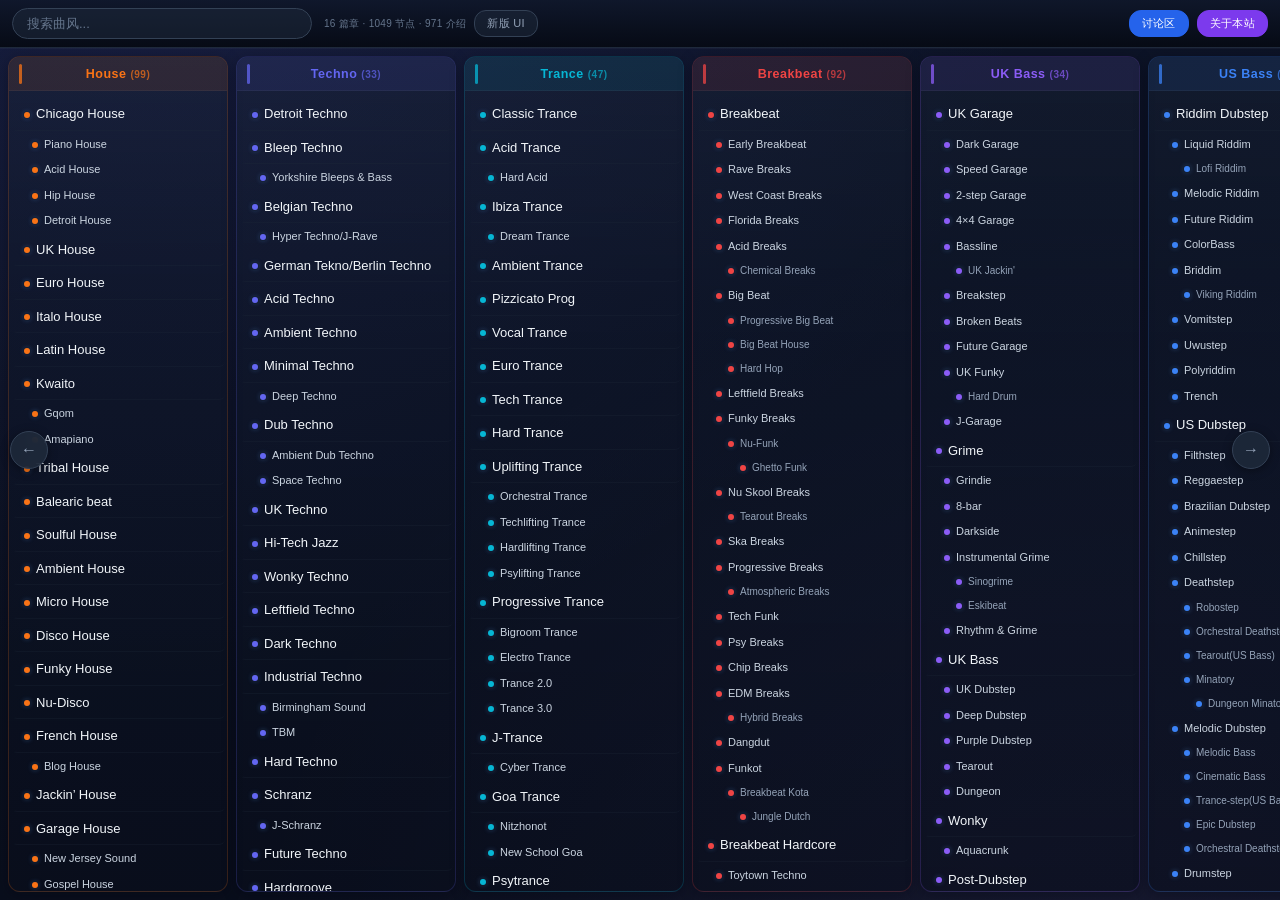
<file: old/index.html>
<!doctype html>
<html lang="zh-CN">
  <head>
    <meta charset="UTF-8" />
    <meta name="msvalidate.01" content="319C3F5F865DED09F6791B8E7B5EB1E1" />
    <meta
      name="viewport"
      content="width=device-width,initial-scale=1.0,user-scalable=yes"
    />
    <title>神秘电子音乐体系</title>
    <meta charset="utf-8">
  <meta name="viewport" content="width=device-width, initial-scale=1">
  <title>电子音乐风格体系｜UK/US Bass、HDM、Hardcore、Trance、Techno、House、Breakbeat｜叶亦苏 Yeisu</title>

  <meta name="description" content="叶亦苏Yeisu电子音乐资源站，整理UK Bass、US Bass、HDM、Hardcore、Trance、Techno、House、Breakbeat等电音风格体系与曲风资料，提供分类导航、曲目与体系解读。music_genre资源站由YeisuQwQ维护。">
  <meta name="keywords" content="电子音乐,电音,风格体系,music_genre,UK Bass,US Bass,HDM,Hardcore,Trance,Techno,House,Breakbeat,叶亦苏,叶亦苏Yeisu,YeisuQwQ,Yeisu">
  <meta name="robots" content="index,follow">

  <link rel="canonical" href="https://genre.yeisu.cn/">

  <meta property="og:type" content="website">
  <meta property="og:site_name" content="叶亦苏Yeisu电子音乐风格体系">
  <meta property="og:title" content="电子音乐风格体系｜UK/US Bass、HDM、Hardcore、Trance、Techno、House、Breakbeat｜Yeisu">
  <meta property="og:description" content="UK Bass、US Bass、HDM、Hardcore、Trance、Techno、House、Breakbeat等电音曲风分类与资源，叶亦苏Yeisu、YeisuQwQ维护。">
  <meta property="og:url" content="https://genre.yeisu.cn/">
  <meta name="twitter:card" content="summary_large_image">
    <meta
      name="description"
      content="神秘电子音乐体系 —— 电子音乐风格/标签互动图谱，16 篇章、上千个曲风节点，点击任意节点查看详细介绍。"
    />
    <meta property="og:title" content="神秘电子音乐体系" />
    <meta
      property="og:description"
      content="电子音乐风格/标签互动图谱，16 篇章、上千个曲风节点，点击任意节点查看详细介绍。"
    />
    <meta property="og:type" content="website" />
    <meta property="og:url" content="https://genre.yeisu.cn/" />
    <link
      rel="icon"
      href="data:image/svg+xml,%3Csvg%20xmlns%3D%27http%3A%2F%2Fwww.w3.org%2F2000%2Fsvg%27%20viewBox%3D%270%200%20100%20100%27%3E%3Ctext%20y%3D%27.9em%27%20font-size%3D%2790%27%3E%F0%9F%A4%94%3C%2Ftext%3E%3C%2Fsvg%3E"
    />
    <link rel="stylesheet" href="style.css" />
  </head>
  <body>
    <header id="topbar">
      <input
        type="text"
        id="search"
        placeholder="搜索曲风..."
        aria-label="搜索曲风"
        autocomplete="off"
        role="combobox"
        aria-autocomplete="list"
        aria-controls="search-results"
        aria-expanded="false"
      />
      <span class="ch-count" id="ch-count"></span>
      <a class="ui-switch" href="../index.html" title="切换到新版界面">新版 UI</a>
      <button id="group-btn">讨论区</button>
      <button id="about-btn">关于本站</button>
      <div id="search-results" role="listbox" aria-label="搜索结果"></div>
    </header>
    <button class="scroll-btn left" title="向左滚动" aria-label="向左滚动">←</button>
    <button class="scroll-btn right" title="向右滚动" aria-label="向右滚动">→</button>
    <div class="swipe-hint" id="swipe-hint">左右滑动浏览篇章</div>
    <main id="wrapper">
      <div id="dim"></div>
      <div id="container"></div>
    </main>

    <div
      id="detail"
      role="dialog"
      aria-labelledby="detail-title"
      aria-label="曲风介绍"
      tabindex="-1"
    >
      <button class="close-btn">×</button>
      <div id="detail-inner"></div>
    </div>

    <div id="about-mask"></div>
    <div id="about-dialog" role="dialog" aria-modal="true" aria-label="关于本站" tabindex="-1">
      <button class="about-close">×</button>
      <div class="about-title">关于本站</div>
      <div class="about-icon">🤔</div>
      <div class="about-icon-note">（不知道用什么图标）</div>
      <div class="about-credit">
        <div>· 资料来源于
          <a
            href="https://www.bilibili.com/video/BV1tusFePEUM/?share_source=copy_web&vd_source=4a668a5ff37aa77ec566058febd2633a"
            target="_blank"
            rel="noopener"
            >【全网最全！1000+个电音风格/标签科普介绍视频丨共计6个小时的电音宇宙漫游指南第四期！】</a
          ></div
        >
        <div class="credit-line">· 如有错误可前往
          <a
            href="https://github.com/YeisuQwQ/music_genre/issues"
            target="_blank"
            rel="noopener"
            >Github提交issues</a
          >
          或QQ：3069309919</div
        >
      </div>
    </div>

    <div id="group-mask"></div>
    <div id="group-dialog" role="dialog" aria-modal="true" aria-label="讨论区" tabindex="-1">
      <button class="group-close">×</button>
      <div class="group-head">
        <div class="group-title">讨论区</div>
      </div>
      <div class="group-body">
        <div class="group-loading" id="group-loading">
          <div class="group-spinner"></div>
          <span>加载中</span>
        </div>
        <div class="giscus"></div>
      </div>
    </div>

    <script src="../data.js" defer></script>
    <script src="app.js" defer></script>
  </body>
</html>
</file>
<file: old/style.css>
* {
        margin: 0;
        padding: 0;
        box-sizing: border-box;
      }
      ::selection {
        background: rgba(96, 165, 250, 0.32);
        color: #fff;
      }
      body {
        background:
          radial-gradient(ellipse at 12% -8%, rgba(99, 102, 241, 0.13), transparent 55%),
          radial-gradient(ellipse at 88% 108%, rgba(167, 139, 250, 0.09), transparent 55%),
          linear-gradient(180deg, #0d1428 0%, #0b1120 45%, #090e1c 100%);
        background-attachment: fixed;
        font-family: "Segoe UI", "Microsoft YaHei", "PingFang SC", sans-serif;
        color: #e2e8f0;
        overflow: hidden;
        height: 100vh;
        height: 100dvh;
      }
      #topbar {
        position: sticky;
        top: 0;
        z-index: 20;
        background: linear-gradient(180deg, rgba(15, 23, 42, 0.92), rgba(6, 10, 20, 0.96));
        padding: 8px 12px;
        border-bottom: 1px solid #1e293b;
        box-shadow: 0 1px 0 rgba(255, 255, 255, 0.03);
        display: flex;
        gap: 8px;
        flex-wrap: wrap;
        align-items: center;
        min-height: 48px;
      }
      #topbar input {
        flex: 1;
        min-width: 140px;
        max-width: 300px;
        padding: 7px 14px;
        border-radius: 20px;
        border: 1px solid #334155;
        background: rgba(30, 41, 59, 0.55);
        color: #e2e8f0;
        font-size: 13px;
        outline: none;
        transition: border-color 0.2s, box-shadow 0.2s, background 0.2s;
      }
      #topbar input::placeholder {
        color: #64748b;
      }
      #topbar input:focus {
        border-color: #60a5fa;
        box-shadow: 0 0 0 3px rgba(96, 165, 250, 0.16);
        background: rgba(30, 41, 59, 0.85);
      }
      #topbar button {
        padding: 5px 12px;
        border: 1px solid #334155;
        border-radius: 12px;
        background: rgba(30, 41, 59, 0.55);
        color: #94a3b8;
        cursor: pointer;
        font-size: 11px;
        letter-spacing: 0.3px;
        white-space: nowrap;
        transition: background 0.15s, color 0.15s, border-color 0.15s;
      }
      #topbar .ui-switch {
        padding: 5px 12px;
        border: 1px solid #334155;
        border-radius: 12px;
        background: rgba(30, 41, 59, 0.55);
        color: #94a3b8;
        font-size: 11px;
        letter-spacing: 0.3px;
        white-space: nowrap;
        text-decoration: none;
        transition: background 0.15s, color 0.15s, border-color 0.15s;
      }
      #topbar .ui-switch:hover {
        background: rgba(51, 65, 85, 0.85);
        border-color: #475569;
        color: #fff;
      }
      .sr-item .sr-alias {
        flex-shrink: 0;
        margin-left: auto;
        padding-right: 8px;
        font-size: 10px;
        color: #64748b;
      }
      #topbar button:hover {
        background: rgba(51, 65, 85, 0.85);
        border-color: #475569;
        color: #fff;
      }
      #topbar button.on {
        background: linear-gradient(135deg, rgba(96, 165, 250, 0.28), rgba(129, 140, 248, 0.28));
        border-color: #60a5fa;
        color: #fff;
      }
      #topbar .ch-count {
        font-size: 10px;
        color: #64748b;
        margin-left: 4px;
        font-variant-numeric: tabular-nums;
        letter-spacing: 0.3px;
      }
      #search-results {
        position: absolute;
        display: none;
        top: calc(100% + 6px);
        left: 12px;
        right: 12px;
        max-height: 320px;
        overflow-y: auto;
        background: linear-gradient(180deg, rgba(15, 23, 42, 0.98), rgba(9, 14, 28, 0.98));
        border: 1px solid #334155;
        border-radius: 12px;
        box-shadow: 0 14px 36px rgba(0, 0, 0, 0.5);
        padding: 6px;
        z-index: 40;
        scrollbar-width: thin;
        scrollbar-color: #334155 transparent;
      }
      .sr-item {
        display: flex;
        justify-content: space-between;
        align-items: center;
        gap: 10px;
        padding: 8px 10px;
        border-radius: 8px;
        cursor: pointer;
        font-size: 12px;
        color: #cbd5e1;
        transition: background 0.12s;
      }
      .sr-item:hover {
        background: rgba(51, 65, 85, 0.7);
        color: #fff;
      }
      .sr-item[aria-selected="true"] {
        background: rgba(51, 65, 85, 0.7);
        color: #fff;
        box-shadow: inset 2px 0 0 #60a5fa;
      }
      .sr-item .sr-name {
        white-space: nowrap;
        overflow: hidden;
        text-overflow: ellipsis;
      }
      .sr-item .sr-name mark {
        background: rgba(96, 165, 250, 0.35);
        color: #fff;
        border-radius: 2px;
        padding: 0 1px;
      }
      .sr-item .sr-chap {
        flex-shrink: 0;
        font-size: 10px;
        color: #94a3b8;
        padding: 2px 8px;
        border-radius: 8px;
        background: rgba(148, 163, 184, 0.14);
      }
      .sr-empty {
        padding: 10px;
        font-size: 11px;
        color: #64748b;
        text-align: center;
      }
      .sr-divider {
        padding: 6px 10px 4px;
        font-size: 10px;
        color: #64748b;
        letter-spacing: 0.5px;
        border-top: 1px solid #33415566;
        margin-top: 4px;
      }
      #wrapper {
        display: flex;
        height: calc(100vh - 48px);
        height: calc(100dvh - 48px);
        overflow: hidden;
      }
      #container {
        display: flex;
        flex-wrap: nowrap;
        overflow-x: auto;
        overflow-y: hidden;
        padding: 8px;
        gap: 8px;
        flex: 1;
        scroll-behavior: smooth;
        scrollbar-width: thin;
        scrollbar-color: #334155 #0b1120;
        -webkit-overflow-scrolling: touch;
      }
      #container::-webkit-scrollbar {
        height: 8px;
      }
      #container::-webkit-scrollbar-track {
        background: transparent;
      }
      #container::-webkit-scrollbar-thumb {
        background: #334155;
        border-radius: 4px;
        border: 2px solid transparent;
        background-clip: padding-box;
      }
      #container::-webkit-scrollbar-thumb:hover {
        background: #475569;
        background-clip: padding-box;
        border: 2px solid transparent;
      }
      .scroll-btn {
        position: fixed;
        top: 50%;
        transform: translateY(-50%);
        z-index: 25;
        width: 38px;
        height: 38px;
        border-radius: 50%;
        background: rgba(30, 41, 59, 0.88);
        border: 1px solid #334155;
        color: #94a3b8;
        font-size: 16px;
        cursor: pointer;
        display: flex;
        align-items: center;
        justify-content: center;
        transition: all 0.2s;
        box-shadow: 0 2px 10px rgba(0, 0, 0, 0.35);
        backdrop-filter: blur(8px);
      }
      .scroll-btn:hover {
        background: #334155;
        border-color: #475569;
        color: #fff;
        transform: translateY(-50%) scale(1.06);
      }
      .scroll-btn.left {
        left: 10px;
      }
      .scroll-btn.right {
        right: 10px;
      }
      .col {
        flex: 0 0 auto;
        min-width: 200px;
        max-width: 320px;
        display: flex;
        flex-direction: column;
        border-radius: 12px;
        overflow: hidden;
        background: linear-gradient(180deg, rgba(30, 41, 59, 0.34), rgba(15, 23, 42, 0.5) 30%, rgba(9, 14, 28, 0.55));
        border: 1px solid #1e293b;
        box-shadow: 0 3px 14px rgba(2, 6, 18, 0.35);
        opacity: 0;
        transform: translateY(14px);
        transition:
          opacity 0.5s cubic-bezier(0.22, 1, 0.36, 1) var(--in-d, 0ms),
          transform 0.5s cubic-bezier(0.22, 1, 0.36, 1) var(--in-d, 0ms),
          border-color 0.2s,
          box-shadow 0.2s;
      }
      #container.in .col {
        opacity: 1;
        transform: none;
      }
      .col:hover {
        border-color: #334155;
        box-shadow: 0 4px 18px rgba(2, 6, 18, 0.5);
      }
      .col-head {
        position: relative;
        padding: 10px 12px;
        font-size: 12.5px;
        font-weight: 700;
        text-align: center;
        color: #fff;
        border-radius: 11px 11px 0 0;
        cursor: pointer;
        letter-spacing: 0.5px;
        white-space: nowrap;
        overflow: hidden;
        text-overflow: ellipsis;
        transition: filter 0.15s;
        box-shadow: inset 0 -1px 0 rgba(255, 255, 255, 0.04);
      }
      .col-head::before {
        content: "";
        position: absolute;
        left: 10px;
        top: 22%;
        bottom: 22%;
        width: 3px;
        border-radius: 2px;
        background: currentColor;
        opacity: 0.75;
      }
      .col-head:hover {
        filter: brightness(1.18);
      }
      .col-body {
        flex: 1;
        min-height: 0;
        overflow-y: auto;
        overflow-x: hidden;
        padding: 6px 0 30px 0;
        scrollbar-width: thin;
        scrollbar-color: #334155 transparent;
      }
      .col-body::-webkit-scrollbar {
        width: 4px;
      }
      .col-body::-webkit-scrollbar-thumb {
        background: #33415566;
        border-radius: 2px;
      }
      .node {
        display: block;
        padding: 4px 8px;
        margin: 1px 2px;
        border-radius: 6px;
        font-size: 11px;
        cursor: pointer;
        color: #cbd5e1;
        border-left: 3px solid transparent;
        transition: background 0.12s, color 0.12s, transform 0.12s, border-left-color 0.12s;
        white-space: nowrap;
        overflow: hidden;
        text-overflow: ellipsis;
        line-height: 1.5;
      }
      .node:hover {
        background: rgba(30, 41, 59, 0.6);
        color: #fff;
        transform: translateX(2px);
      }
      .node.sel {
        background: rgba(59, 130, 246, 0.16);
        color: #fff;
        border-left-color: #60a5fa;
        box-shadow: inset 0 0 0 1px rgba(96, 165, 250, 0.22);
      }
      .node.l0 {
        font-weight: 700;
        font-size: 13px;
        padding: 6px 10px;
        color: #f1f5f9;
        border-bottom: 1px solid #1e293b44;
      }
      .node.l1 {
        font-size: 11px;
        padding-left: 18px;
      }
      .node.l2 {
        font-size: 10px;
        padding-left: 30px;
        color: #94a3b8;
      }
      .node.l3 {
        font-size: 10px;
        padding-left: 42px;
        color: #94a3b8;
      }
      .node.l4 {
        font-size: 9px;
        padding-left: 54px;
        color: #64748b;
      }
      .node .dot {
        display: inline-block;
        width: 6px;
        height: 6px;
        border-radius: 50%;
        margin-right: 6px;
        vertical-align: middle;
        flex-shrink: 0;
        box-shadow: 0 0 0 1px rgba(0, 0, 0, 0.35);
      }
      .node.has-desc .dot {
        box-shadow: 0 0 5px rgba(96, 165, 250, 0.4), 0 0 0 1px rgba(0, 0, 0, 0.35);
      }
      .node.has-desc {
        font-weight: 500;
      }
      #detail {
        position: fixed;
        bottom: 0;
        left: 0;
        right: 0;
        z-index: 30;
        background: linear-gradient(180deg, rgba(15, 23, 42, 0.97), rgba(9, 14, 28, 0.97));
        backdrop-filter: blur(16px);
        border-radius: 14px 14px 0 0;
        max-height: 55vh;
        overflow-y: auto;
        padding: 16px;
        opacity: 0;
        transform: translateY(40px);
        pointer-events: none;
        transition: transform 0.3s cubic-bezier(0.22, 1, 0.36, 1), opacity 0.26s ease;
        box-shadow: 0 -8px 32px rgba(0, 0, 0, 0.55);
      }
      #detail.show {
        opacity: 1;
        transform: translateY(0);
        pointer-events: auto;
      }
      #detail .close-btn {
        position: absolute;
        top: 12px;
        right: 14px;
      }
      #detail h2 {
        font-size: 18px;
        color: #60a5fa;
        margin-bottom: 4px;
        padding-right: 30px;
        letter-spacing: 0.3px;
      }
      #detail .chap {
        display: inline-block;
        padding: 3px 10px;
        border-radius: 12px;
        font-size: 11px;
        margin-bottom: 8px;
        font-weight: 500;
      }
      #detail .desc {
        font-size: 12.5px;
        line-height: 1.85;
        color: #cbd5e1;
        margin: 10px 0;
        text-align: justify;
      }
      #detail .aka {
        font-size: 11px;
        color: #94a3b8;
        margin: 2px 0;
      }
      #detail .rels {
        margin-top: 10px;
        padding-top: 10px;
        border-top: 1px solid #1e293b;
      }
      #detail .rel-title {
        font-size: 11px;
        font-weight: 600;
        margin: 6px 0 3px;
      }
      #detail .tag {
        display: inline-block;
        padding: 3px 10px;
        border-radius: 8px;
        margin: 2px 4px 2px 0;
        font-size: 10px;
        line-height: 1.4;
        letter-spacing: 0.2px;
      }
      #detail .tag.up {
        background: #f8717122;
        border: 1px solid #f8717166;
        color: #f87171;
      }
      #detail .tag.down {
        background: #4ade8022;
        border: 1px solid #4ade8066;
        color: #4ade80;
      }
      #detail .tag.aka {
        background: #a78bfa22;
        border: 1px solid #a78bfa66;
        color: #a78bfa;
      }
      #detail .tag.rel {
        background: #fb923c22;
        border: 1px solid #fb923c66;
        color: #fb923c;
      }
      #detail .ex-title {
        font-size: 11px;
        font-weight: 600;
        color: #94a3b8;
        margin-top: 8px;
      }
      #detail .ex-item {
        font-size: 10px;
        color: #64748b;
        margin: 2px 0;
        padding-left: 12px;
      }
      #detail .no-desc {
        color: #64748b;
        font-style: italic;
        font-size: 12px;
      }
      #detail .xref-note {
        font-size: 10px;
        color: #64748b;
        margin-top: 4px;
        font-style: italic;
      }
      #topbar #group-btn {
        margin-left: auto;
        background: #2563eb;
        border-color: #2563eb;
        color: #fff;
      }
      #topbar #group-btn:hover {
        background: #3b82f6;
        border-color: #3b82f6;
        color: #fff;
      }
      #topbar #about-btn {
        background: #7c3aed;
        border-color: #7c3aed;
        color: #fff;
      }
      #topbar #about-btn:hover {
        background: #8b5cf6;
        border-color: #8b5cf6;
        color: #fff;
      }
      #about-mask {
        position: fixed;
        inset: 0;
        z-index: 50;
        background: rgba(2, 6, 18, 0.55);
        backdrop-filter: blur(6px);
        opacity: 0;
        pointer-events: none;
        transition: opacity 0.25s ease;
      }
      #about-mask.show {
        opacity: 1;
        pointer-events: auto;
      }
      #about-dialog {
        position: fixed;
        z-index: 51;
        top: 50%;
        left: 50%;
        width: min(440px, calc(100vw - 48px));
        transform: translate(-50%, -46%) scale(0.96);
        background: linear-gradient(180deg, rgba(15, 23, 42, 0.98), rgba(9, 14, 28, 0.98));
        border: 1px solid #334155;
        border-radius: 14px;
        padding: 22px;
        box-shadow: 0 18px 50px rgba(0, 0, 0, 0.55);
        opacity: 0;
        pointer-events: none;
        transition:
          opacity 0.25s ease,
          transform 0.25s cubic-bezier(0.22, 1, 0.36, 1);
        color: #cbd5e1;
      }
      #about-dialog.show {
        opacity: 1;
        pointer-events: auto;
        transform: translate(-50%, -50%) scale(1);
      }
      #about-dialog .about-close {
        position: absolute;
        top: 10px;
        right: 12px;
        padding: 4px 8px;
        z-index: 5;
        font-size: 20px;
      }
      #about-dialog .about-title {
        font-size: 18px;
        font-weight: 700;
        letter-spacing: 0.5px;
        margin-bottom: 10px;
        background: linear-gradient(135deg, #60a5fa, #a78bfa);
        -webkit-background-clip: text;
        background-clip: text;
        color: transparent;
      }
      #about-dialog .about-icon {
        text-align: center;
        font-size: 56px;
        line-height: 1;
        margin: 10px 0 6px;
      }
      #about-dialog .about-icon-note {
        text-align: center;
        font-size: 11px;
        color: #64748b;
        margin-bottom: 14px;
      }
      #about-dialog .about-credit {
        margin-top: 14px;
        padding-top: 12px;
        border-top: 1px solid #1e293b;
        font-size: 11px;
        line-height: 1.85;
        color: #94a3b8;
      }
      #about-dialog .about-credit .credit-line {
        margin-top: 4px;
      }
      #about-dialog a {
        color: #60a5fa;
        text-decoration: none;
      }
      #about-dialog a:hover {
        color: #93c5fd;
        text-decoration: underline;
      }
      #group-mask {
        position: fixed;
        inset: 0;
        z-index: 55;
        background: rgba(2, 6, 18, 0.55);
        backdrop-filter: blur(6px);
        opacity: 0;
        pointer-events: none;
        transition: opacity 0.25s ease;
      }
      #group-mask.show {
        opacity: 1;
        pointer-events: auto;
      }
      #group-dialog {
        position: fixed;
        z-index: 56;
        top: 50%;
        left: 50%;
        width: min(760px, calc(100vw - 40px));
        height: min(82vh, 720px);
        height: min(82dvh, 720px);
        transform: translate(-50%, -46%) scale(0.96);
        display: flex;
        flex-direction: column;
        background: linear-gradient(180deg, rgba(15, 23, 42, 0.98), rgba(9, 14, 28, 0.98));
        border: 1px solid #334155;
        border-radius: 14px;
        padding: 16px 18px 18px;
        box-shadow: 0 18px 50px rgba(0, 0, 0, 0.55);
        opacity: 0;
        pointer-events: none;
        transition:
          opacity 0.25s ease,
          transform 0.25s cubic-bezier(0.22, 1, 0.36, 1);
        color: #cbd5e1;
      }
      #group-dialog.show {
        opacity: 1;
        pointer-events: auto;
        transform: translate(-50%, -50%) scale(1);
      }
      #group-dialog .group-close {
        position: absolute;
        top: 10px;
        right: 12px;
        padding: 4px 8px;
        z-index: 5;
        font-size: 20px;
      }
      #group-dialog .group-title {
        font-size: 18px;
        font-weight: 700;
        letter-spacing: 0.5px;
        padding-right: 30px;
        background: linear-gradient(135deg, #60a5fa, #a78bfa);
        -webkit-background-clip: text;
        background-clip: text;
        color: transparent;
      }
      #group-dialog .group-head {
        display: flex;
        align-items: center;
        gap: 10px;
        margin-bottom: 10px;
      }
      #group-dialog .group-body {
        flex: 1;
        min-height: 0;
        overflow-y: auto;
        padding-right: 2px;
        scrollbar-width: thin;
        scrollbar-color: #334155 transparent;
      }
      #group-dialog .group-loading {
        display: flex;
        align-items: center;
        justify-content: center;
        gap: 10px;
        padding: 48px 0;
        color: #94a3b8;
        font-size: 13px;
        letter-spacing: 0.5px;
      }
      #group-dialog .group-spinner {
        width: 22px;
        height: 22px;
        border-radius: 50%;
        border: 3px solid #334155;
        border-top-color: #60a5fa;
        animation: group-spin 0.8s linear infinite;
      }
      @keyframes group-spin {
        to {
          transform: rotate(360deg);
        }
      }
      #group-dialog .giscus {
        width: 100%;
      }
      .swipe-hint {
        display: none;
        position: fixed;
        bottom: 80px;
        left: 50%;
        transform: translateX(-50%);
        z-index: 20;
        background: #1e293bee;
        backdrop-filter: blur(8px);
        color: #94a3b8;
        font-size: 11px;
        padding: 6px 16px;
        border-radius: 20px;
        border: 1px solid #334155;
        pointer-events: none;
        transition: opacity 0.5s;
      }
      @media (max-width: 480px) {
        #group-dialog {
          width: calc(100vw - 24px);
          height: min(84dvh, 720px);
          padding: 14px 14px 16px;
        }
      }
      .close-btn,
      .about-close,
      .group-close {
        background: none;
        border: none;
        color: #94a3b8;
        font-size: 22px;
        cursor: pointer;
        padding: 4px 8px;
        z-index: 5;
        line-height: 1;
      }
      .close-btn:hover,
      .about-close:hover,
      .group-close:hover {
        color: #fff;
      }
      @media (min-width: 769px) {
        .col {
          min-width: 220px;
          max-width: 360px;
        }
        .node {
          font-size: 11.5px;
        }
        #detail {
          left: auto;
          width: 420px;
          right: 0;
          top: 0;
          bottom: 0;
          max-height: 100vh;
          border-radius: 0;
          opacity: 0;
          transform: translateX(48px);
          padding: 20px;
          background:
            linear-gradient(90deg, #60a5fa, #818cf8, #a78bfa) 0 0 / 3px 100% no-repeat,
            linear-gradient(180deg, rgba(15, 23, 42, 0.97), rgba(9, 14, 28, 0.97));
        }
        #detail.show {
          opacity: 1;
          transform: translateX(0);
        }
      }
      @media (max-width: 768px) {
        .scroll-btn {
          display: none;
        }
        body {
          overflow: hidden;
          position: fixed;
          width: 100%;
        }
        #topbar {
          padding: 6px 8px;
          gap: 4px;
          min-height: 42px;
        }
        #topbar input {
          font-size: 12px;
          padding: 5px 10px;
          min-width: 100px;
          max-width: 180px;
        }
        #topbar button {
          font-size: 10px;
          padding: 4px 7px;
        }
        #wrapper {
          height: calc(100dvh - 42px);
        }
        #container {
          padding: 6px;
          gap: 6px;
          scroll-snap-type: x mandatory;
          -webkit-overflow-scrolling: touch;
        }
        .col {
          min-width: 200px;
          max-width: 280px;
          scroll-snap-align: start;
        }
        .col-head {
          font-size: 12px;
          padding: 8px 10px;
        }
        .node {
          font-size: 11px;
          padding: 6px 8px;
          margin: 2px 4px;
          line-height: 1.6;
        }
        .node.l0 {
          font-size: 12px;
          padding: 7px 10px;
        }
        .node.l1 {
          padding-left: 20px;
        }
        .node.l2 {
          padding-left: 32px;
          font-size: 10px;
        }
        .node.l3 {
          padding-left: 44px;
          font-size: 10px;
        }
        .node.l4 {
          padding-left: 56px;
          font-size: 9px;
        }
        #detail {
          max-height: 62vh;
          max-height: 62dvh;
          padding: 14px;
          bottom: 0;
          border-radius: 16px 16px 0 0;
        }
        #detail h2 {
          font-size: 16px;
        }
        #detail .desc {
          font-size: 12px;
          line-height: 1.7;
        }
        #detail .close-btn {
          font-size: 24px;
          padding: 6px 10px;
        }
        #detail .tag {
          font-size: 10px;
          padding: 4px 8px;
          margin: 3px 4px 3px 0;
        }
      }
      @media (max-width: 480px) {
        .col {
          min-width: 170px;
          max-width: 250px;
        }
        .col-head {
          font-size: 11px;
          padding: 7px 8px;
        }
        .node {
          font-size: 10px;
          padding: 5px 7px;
        }
        .node.l0 {
          font-size: 11px;
          padding: 6px 8px;
        }
        .node.l1 {
          font-size: 10px;
          padding-left: 18px;
        }
        .node.l2 {
          padding-left: 28px;
        }
        .node.l3 {
          padding-left: 38px;
        }
        .node.l4 {
          padding-left: 48px;
        }
        #detail {
          max-height: 75vh;
          max-height: 75dvh;
          padding: 10px 12px;
        }
        #detail h2 {
          font-size: 14px;
        }
        #detail .desc {
          font-size: 11px;
        }
        #detail .aka {
          font-size: 10px;
        }
        #detail .rel-title {
          font-size: 10px;
        }
        #detail .ex-item {
          font-size: 9px;
        }
        .node .dot {
          width: 5px;
          height: 5px;
          margin-right: 4px;
        }
      }
      #topbar {
        opacity: 0;
        transition: opacity 0.45s ease;
      }
      .scroll-btn {
        opacity: 0;
      }
      body.in #topbar,
      body.in .scroll-btn {
        opacity: 1;
      }
      #dim {
        position: fixed;
        inset: 0;
        background: rgba(2, 6, 18, 0.45);
        opacity: 0;
        pointer-events: none;
        z-index: 26;
        transition: opacity 0.3s ease;
      }
      #dim.show {
        opacity: 1;
      }
      @media (prefers-reduced-motion: reduce) {
        #topbar,
        .scroll-btn,
        #dim {
          transition: none !important;
        }
        #container .col {
          opacity: 1 !important;
          transform: none !important;
          transition: none !important;
        }
      }
</file>
